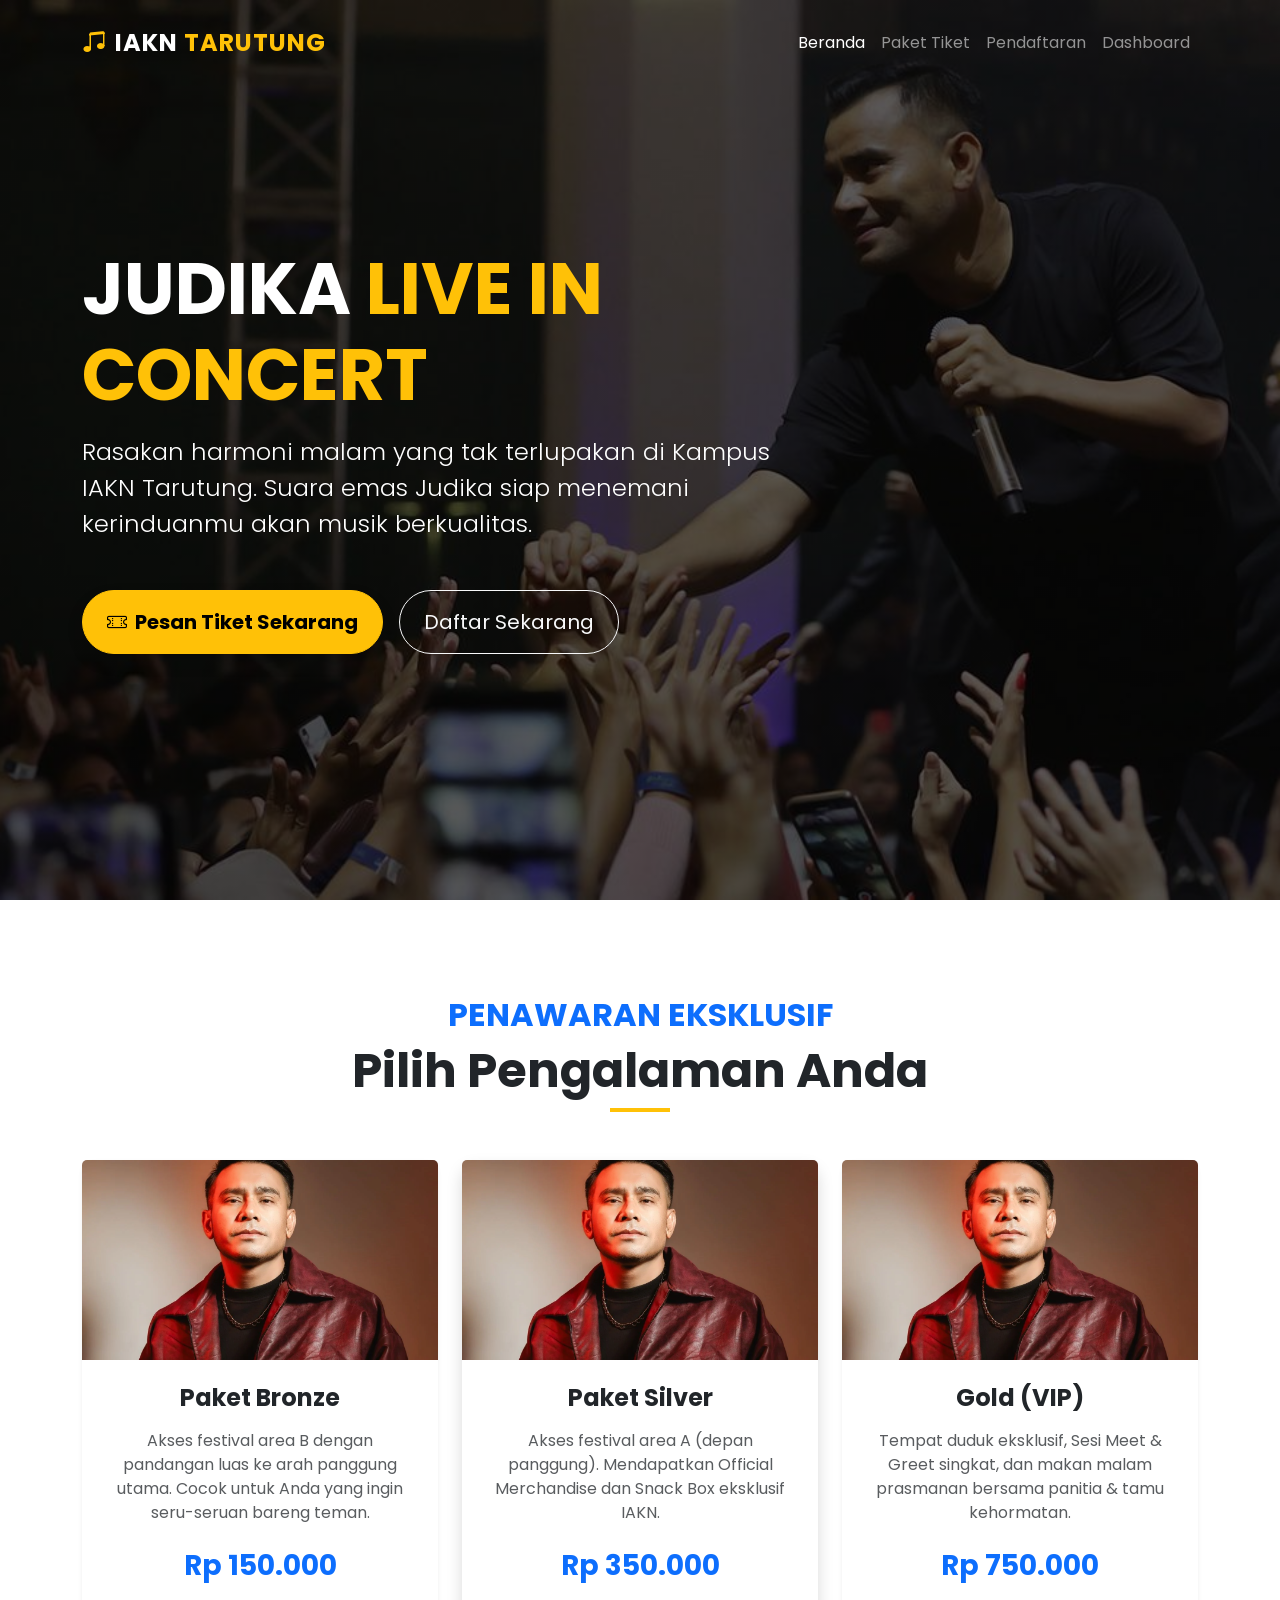
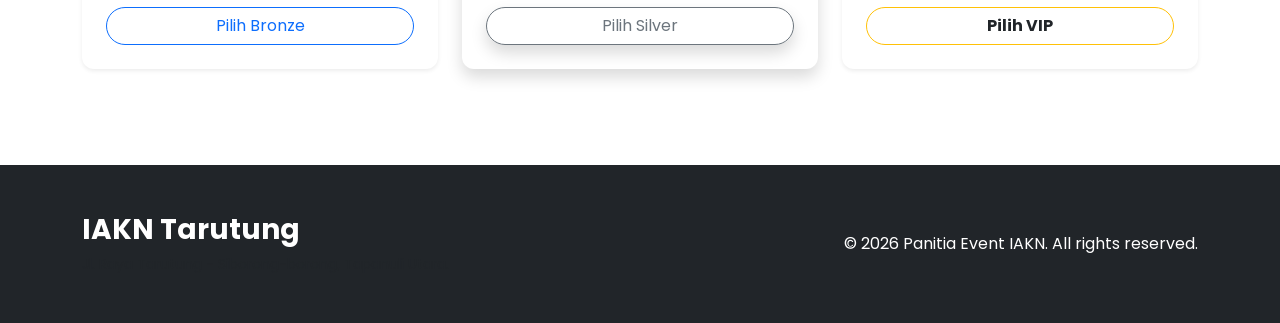
<file: index.html>
<!DOCTYPE html>
<html lang="id">
<head>
    <!-- A. STRUKTUR & SETUP -->
    <meta charset="UTF-8">
    <meta name="viewport" content="width=device-width, initial-scale=1.0">
    <title>Konser Judika di IAKN Tarutung</title>

    <!-- Bootstrap 5 CSS via CDN -->
    <link href="https://cdn.jsdelivr.net/npm/bootstrap@5.3.0/dist/css/bootstrap.min.css" rel="stylesheet">
    
    <!-- Bootstrap Icons -->
    <link rel="stylesheet" href="https://cdn.jsdelivr.net/npm/bootstrap-icons@1.11.0/font/bootstrap-icons.css">
    
    <!-- Google Fonts -->
    <link href="https://fonts.googleapis.com/css2?family=Poppins:wght@300;400;600;700&display=swap" rel="stylesheet">
    
    <!-- Custom CSS (Poin A) -->
    <link rel="stylesheet" href="css/style.css">
</head>
<body>

    <!-- B. NAVBAR (Poin B) -->
    <nav class="navbar navbar-expand-lg navbar-dark fixed-top bg-transparent" id="mainNav">
        <div class="container">
            <a class="navbar-brand fw-bold" href="#">
                <i class="bi bi-music-note-beamed text-warning me-2"></i>IAKN <span class="text-warning">TARUTUNG</span>
            </a>
            
            <button class="navbar-toggler border-0" type="button" data-bs-toggle="collapse" data-bs-target="#navbarNav">
                <span class="navbar-toggler-icon"></span>
            </button>
            
            <div class="collapse navbar-collapse" id="navbarNav">
                <ul class="navbar-nav ms-auto">
                    <li class="nav-item"><a class="nav-link active" href="index.html">Beranda</a></li>
                    <li class="nav-item"><a class="nav-link" href="#tiket">Paket Tiket</a></li>
                    <li class="nav-item"><a class="nav-link" href="form_pendaftaran.html">Pendaftaran</a></li>
                    <li class="nav-item"><a class="nav-link" href="dashboard.html">Dashboard</a></li>
                </ul>
            </div>
        </div>
    </nav>

    <!-- C. HERO SECTION (Poin C) -->
    <!-- Background Gambar diatur melalui style.css pada class .hero-section -->
    <section class="hero-section">
        <div class="container">
            <div class="row">
                <div class="col-lg-8 text-white">
                    <h1 class="display-2 fw-bold mb-3">JUDIKA <span class="text-warning">LIVE IN CONCERT</span></h1>
                    <p class="lead mb-5 fs-4">Rasakan harmoni malam yang tak terlupakan di Kampus IAKN Tarutung. Suara emas Judika siap menemani kerinduanmu akan musik berkualitas.</p>
                    
                    <div class="d-flex flex-wrap gap-3">
                        <a href="#tiket" class="btn btn-warning btn-lg px-4 py-3 fw-bold rounded-pill shadow">
                            <i class="bi bi-ticket-perforated me-2"></i>Pesan Tiket Sekarang
                        </a>
                        <a href="form_pendaftaran.html" class="btn btn-outline-light btn-lg px-4 py-3 rounded-pill">
                            Daftar Sekarang
                        </a>
                    </div>
                </div>
            </div>
        </div>
    </section>

    <!-- D. KONTEN UTAMA - PAKET TIKET (Poin D) -->
    <section id="tiket" class="py-5 bg-white">
        <div class="container py-5">
            <div class="text-center mb-5">
                <h2 class="text-primary fw-bold text-uppercase tracking-widest">Penawaran Eksklusif</h2>
                <h3 class="display-5 fw-bold">Pilih Pengalaman Anda</h3>
                <div class="mx-auto bg-warning" style="height: 4px; width: 60px;"></div>
            </div>
            
            <div class="row g-4 justify-content-center">
                <!-- Card 1: Bronze -->
                <div class="col-sm-12 col-md-6 col-lg-4">
                    <div class="card card-custom h-100 shadow-sm">
                        <!-- Gambar Produk dari folder img/ -->
                        <img src="img/ticket-bronze.jpg" class="card-img-top" alt="Tiket Bronze">
                        <div class="card-body p-4 text-center">
                            <h4 class="card-title fw-bold mb-3">Paket Bronze</h4>
                            <p class="card-text text-muted mb-4">Akses festival area B dengan pandangan luas ke arah panggung utama. Cocok untuk Anda yang ingin seru-seruan bareng teman.</p>
                            <h3 class="fw-bold mb-4 text-primary">Rp 150.000</h3>
                            <a href="form_pendaftaran.html" class="btn btn-outline-primary w-100 rounded-pill">Pilih Bronze</a>
                        </div>
                    </div>
                </div>
                
                <!-- Card 2: Silver -->
                <div class="col-sm-12 col-md-6 col-lg-4">
                    <div class="card card-custom h-100 shadow border-primary">
                        <!-- Gambar Produk dari folder img/ -->
                        <img src="img/ticket-silver.jpg" class="card-img-top" alt="Tiket Silver">
                        <div class="card-body p-4 text-center">
                            <h4 class="card-title fw-bold mb-3">Paket Silver</h4>
                            <p class="card-text text-muted mb-4">Akses festival area A (depan panggung). Mendapatkan Official Merchandise dan Snack Box eksklusif IAKN.</p>
                            <h3 class="fw-bold mb-4 text-primary">Rp 350.000</h3>
                            <a href="form_pendaftaran.html" class="btn btn-outline-secondary w-100 rounded-pill shadow">Pilih Silver</a>
                        </div>
                    </div>
                </div>
                
                <!-- Card 3: Gold VIP -->
                <div class="col-sm-12 col-md-6 col-lg-4">
                    <div class="card card-custom h-100 shadow-sm">
                        <!-- Gambar Produk dari folder img/ -->
                        <img src="img/ticket-gold.jpg" class="card-img-top" alt="Tiket Gold VIP">
                        <div class="card-body p-4 text-center">
                            <h4 class="card-title fw-bold mb-3">Gold (VIP)</h4>
                            <p class="card-text text-muted mb-4">Tempat duduk eksklusif, Sesi Meet & Greet singkat, dan makan malam prasmanan bersama panitia & tamu kehormatan.</p>
                            <h3 class="fw-bold mb-4 text-primary">Rp 750.000</h3>
                            <a href="form_pendaftaran.html" class="btn btn-outline-warning w-100 rounded-pill text-dark fw-bold">Pilih VIP</a>
                        </div>
                    </div>
                </div>
            </div>
        </div>
    </section>

    <!-- Footer -->
    <footer class="bg-dark text-white py-5">
        <div class="container">
            <div class="row align-items-center">
                <div class="col-md-6 text-center text-md-start">
                    <h3 class="fw-bold">IAKN Tarutung</h3>
                    <p class="small text-muted mb-0">Jl. Raya Tarutung - Siborong-borong, Tapanuli Utara.</p>
                </div>
                <div class="col-md-6 text-center text-md-end mt-3 mt-md-0">
                    <p class="mb-0">&copy; 2026 Panitia Event IAKN. All rights reserved.</p>
                </div>
            </div>
        </div>
    </footer>

    <!-- Bootstrap JS Bundle -->
    <script src="https://cdn.jsdelivr.net/npm/bootstrap@5.3.0/dist/js/bootstrap.bundle.min.js"></script>
    
    <script>
        document.addEventListener('DOMContentLoaded', function() {
            const mainNav = document.getElementById('mainNav');
            window.addEventListener('scroll', function() {
                if (window.scrollY > 100) {
                    mainNav.classList.add('scrolled');
                } else {
                    mainNav.classList.remove('scrolled');
                }
            });
        });
    </script>
</body>
</html>
</file>
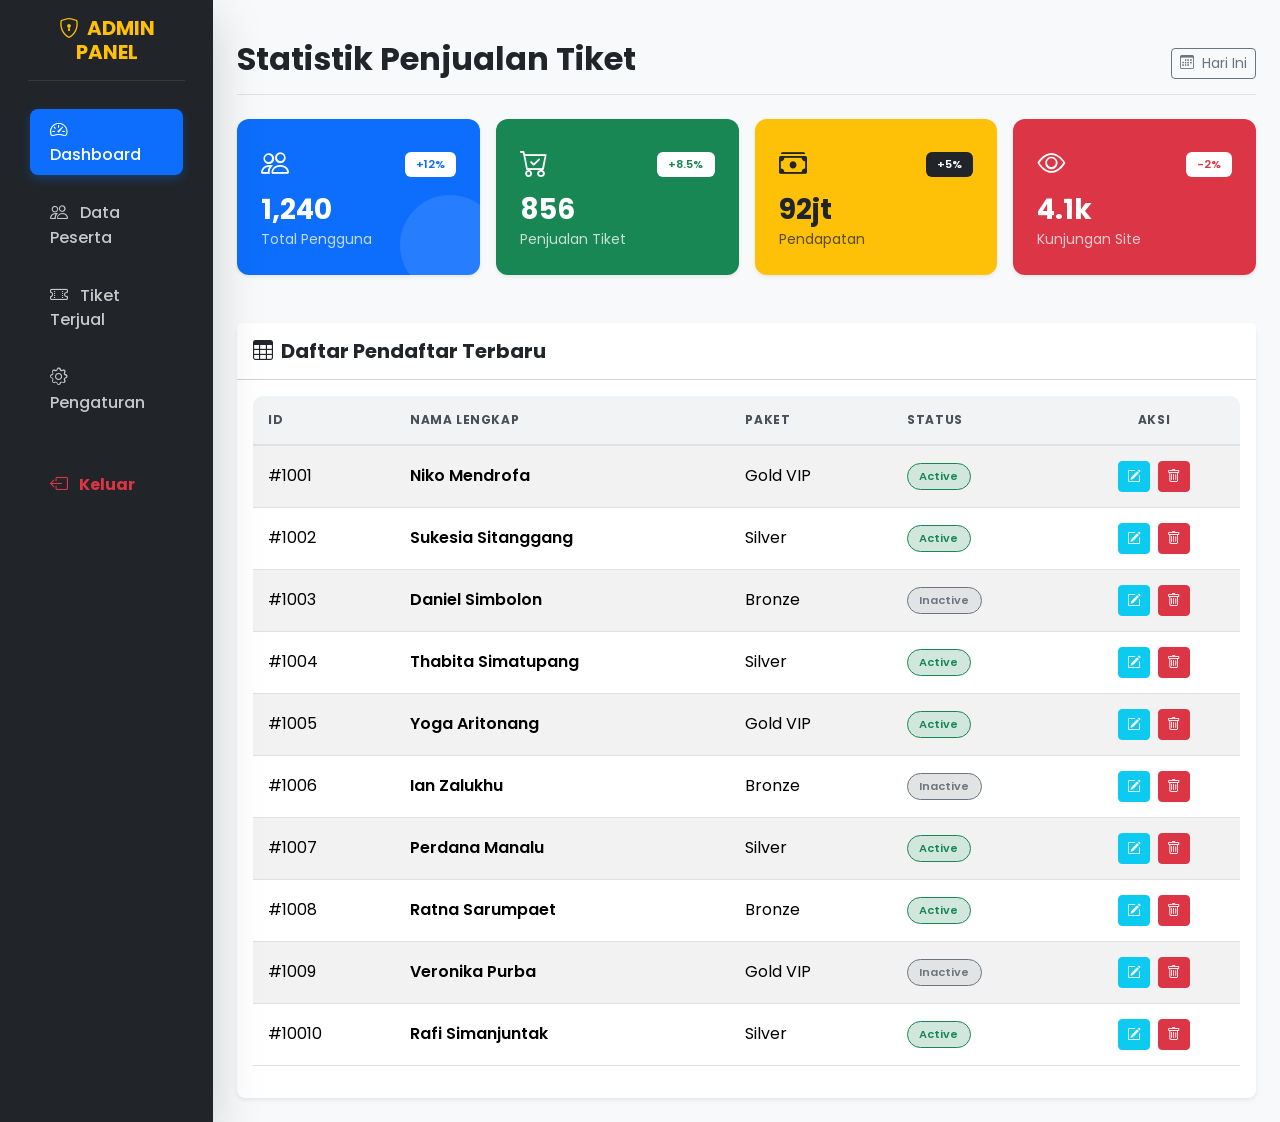
<file: dashboard.html>
<!DOCTYPE html>
<html lang="id">
<head>
    <!-- A. STRUKTUR & SETUP -->
    <meta charset="UTF-8">
    <meta name="viewport" content="width=device-width, initial-scale=1.0">
    <title>Admin Dashboard - Konser Judika IAKN</title>
    
    <!-- Bootstrap 5 CSS & Icons -->
    <link href="https://cdn.jsdelivr.net/npm/bootstrap@5.3.0/dist/css/bootstrap.min.css" rel="stylesheet">
    <link rel="stylesheet" href="https://cdn.jsdelivr.net/npm/bootstrap-icons@1.11.0/font/bootstrap-icons.css">
    
    <!-- Google Fonts -->
    <link href="https://fonts.googleapis.com/css2?family=Poppins:wght@300;400;600&display=swap" rel="stylesheet">
    
    <!-- Custom CSS sesuai struktur folder -->
    <link rel="stylesheet" href="css/style.css">
</head>
<body>

    <div class="container-fluid">
        <div class="row">
            
            <!-- A. LAYOUT SIDEBAR (10 Poin) -->
            <!-- Sidebar di kiri dengan col-md-3, background gelap (.bg-dark) -->
            <nav id="sidebarMenu" class="col-md-3 col-lg-2 d-md-block bg-dark sidebar collapse shadow-lg">
                <div class="position-sticky pt-3 h-100">
                    <!-- Logo/Brand Sidebar -->
                    <div class="px-3 mb-4 text-center">
                        <h5 class="text-warning fw-bold"><i class="bi bi-shield-lock me-2"></i>ADMIN PANEL</h5>
                        <hr class="text-secondary">
                    </div>
                    
                    <!-- Menu Navigasi Vertikal -->
                    <ul class="nav flex-column px-2">
                        <li class="nav-item mb-2">
                            <a class="nav-link active rounded-3 py-2" href="#">
                                <i class="bi bi-speedometer2 me-2"></i> Dashboard
                            </a>
                        </li>
                        <li class="nav-item mb-2">
                            <a class="nav-link rounded-3 py-2 text-white opacity-75" href="#">
                                <i class="bi bi-people me-2"></i> Data Peserta
                            </a>
                        </li>
                        <li class="nav-item mb-2">
                            <a class="nav-link rounded-3 py-2 text-white opacity-75" href="#">
                                <i class="bi bi-ticket-perforated me-2"></i> Tiket Terjual
                            </a>
                        </li>
                        <li class="nav-item mb-2">
                            <a class="nav-link rounded-3 py-2 text-white opacity-75" href="#">
                                <i class="bi bi-gear me-2"></i> Pengaturan
                            </a>
                        </li>
                        <li class="nav-item mt-4">
                            <a class="nav-link rounded-3 py-2 text-danger fw-bold" href="index.html">
                                <i class="bi bi-box-arrow-left me-2"></i> Keluar
                            </a>
                        </li>
                    </ul>
                </div>
            </nav>

            <!-- Bagian Konten Utama (col-md-9)k -->
            <main class="col-md-9 ms-sm-auto col-lg-10 px-md-4 py-4">
                
                <!-- Header Dashboard -->
                <div class="d-flex justify-content-between flex-wrap flex-md-nowrap align-items-center pt-3 pb-2 mb-4 border-bottom">
                    <h1 class="h2 fw-bold text-dark">Statistik Penjualan Tiket</h1>
                    <div class="btn-toolbar mb-2 mb-md-0">
                        <button type="button" class="btn btn-sm btn-outline-secondary">
                            <i class="bi bi-calendar3 me-1"></i> Hari Ini
                        </button>
                    </div>
                </div>

                <!-- B. STATISTIK CARDS (10 Poin) -->
                <!-- Layout col-6 col-md-3 (2 per baris mobile, 4 desktop) -->
                <div class="row g-3 mb-5">
                    <!-- Card 1: Total Pengguna -->
                    <div class="col-6 col-md-3">
                        <div class="card border-0 bg-primary text-white shadow-sm h-100 p-2">
                            <div class="card-body">
                                <div class="d-flex justify-content-between align-items-center mb-2">
                                    <i class="bi bi-people fs-3"></i>
                                    <span class="badge bg-white text-primary">+12%</span>
                                </div>
                                <h3 class="fw-bold mb-0">1,240</h3>
                                <small class="opacity-75">Total Pengguna</small>
                            </div>
                        </div>
                    </div>
                    <!-- Card 2: Penjualan Tiket -->
                    <div class="col-6 col-md-3">
                        <div class="card border-0 bg-success text-white shadow-sm h-100 p-2">
                            <div class="card-body">
                                <div class="d-flex justify-content-between align-items-center mb-2">
                                    <i class="bi bi-cart-check fs-3"></i>
                                    <span class="badge bg-white text-success">+8.5%</span>
                                </div>
                                <h3 class="fw-bold mb-0">856</h3>
                                <small class="opacity-75">Penjualan Tiket</small>
                            </div>
                        </div>
                    </div>
                    <!-- Card 3: Pendapatan -->
                    <div class="col-6 col-md-3">
                        <div class="card border-0 bg-warning text-dark shadow-sm h-100 p-2">
                            <div class="card-body">
                                <div class="d-flex justify-content-between align-items-center mb-2">
                                    <i class="bi bi-cash-stack fs-3"></i>
                                    <span class="badge bg-dark text-white">+5%</span>
                                </div>
                                <h3 class="fw-bold mb-0">92jt</h3>
                                <small class="opacity-75">Pendapatan</small>
                            </div>
                        </div>
                    </div>
                    <!-- Card 4: Kunjungan -->
                    <div class="col-6 col-md-3">
                        <div class="card border-0 bg-danger text-white shadow-sm h-100 p-2">
                            <div class="card-body">
                                <div class="d-flex justify-content-between align-items-center mb-2">
                                    <i class="bi bi-eye fs-3"></i>
                                    <span class="badge bg-white text-danger">-2%</span>
                                </div>
                                <h3 class="fw-bold mb-0">4.1k</h3>
                                <small class="opacity-75">Kunjungan Site</small>
                            </div>
                        </div>
                    </div>
                </div>

                <!-- C. TABEL DATA (10 Poin) -->
                <div class="card border-0 shadow-sm rounded-3">
                    <div class="card-header bg-white py-3">
                        <h5 class="mb-0 fw-bold"><i class="bi bi-table me-2"></i>Daftar Pendaftar Terbaru</h5>
                    </div>
                    <div class="card-body">
                        <!-- Tabel Responsive -->
                        <div class="table-responsive">
                            <table class="table table-striped table-hover align-middle">
                                <thead class="table-light">
                                    <tr>
                                        <th>ID</th>
                                        <th>Nama Lengkap</th>
                                        <th>Paket</th>
                                        <th>Status</th>
                                        <th class="text-center">Aksi</th>
                                    </tr>
                                </thead>
                                <tbody>
                                    <!-- Menampilkan 10 baris data contoh -->
                                    <script>
                                        const names = [
                                            "Niko Mendrofa", "Sukesia Sitanggang", "Daniel Simbolon", "Thabita Simatupang", 
                                            "Yoga Aritonang", "Ian Zalukhu", "Perdana Manalu", "Ratna Sarumpaet", 
                                            "Veronika Purba", "Rafi Simanjuntak"
                                        ];
                                        const pakets = ["Gold VIP", "Silver", "Bronze", "Silver", "Gold VIP", "Bronze", "Silver", "Bronze", "Gold VIP", "Silver"];
                                        const statuses = ["Active", "Active", "Inactive", "Active", "Active", "Inactive", "Active", "Active", "Inactive", "Active"];

                                        for (let i = 0; i < 10; i++) {
                                            document.write(`
                                                <tr>
                                                    <td>#100${i + 1}</td>
                                                    <td class="fw-semibold">${names[i]}</td>
                                                    <td>${pakets[i]}</td>
                                                    <td>
                                                        <!-- Badge Status (Active/Inactive) -->
                                                        <span class="badge rounded-pill ${statuses[i] === 'Active' ? 'bg-success-subtle text-success border border-success' : 'bg-secondary-subtle text-secondary border border-secondary'}">
                                                            ${statuses[i]}
                                                        </span>
                                                    </td>
                                                    <td class="text-center">
                                                        <!-- Tombol Edit dan Hapus -->
                                                        <button class="btn btn-sm btn-info text-white me-1"><i class="bi bi-pencil-square"></i></button>
                                                        <button class="btn btn-sm btn-danger"><i class="bi bi-trash"></i></button>
                                                    </td>
                                                </tr>
                                            `);
                                        }
                                    </script>
                                </tbody>
                            </table>
                        </div>
                    </div>
                </div>

            </main>
        </div>
    </div>

    <!-- Bootstrap JS Bundle -->
    <script src="https://cdn.jsdelivr.net/npm/bootstrap@5.3.0/dist/js/bootstrap.bundle.min.js"></script>
</body>
</html>
</file>
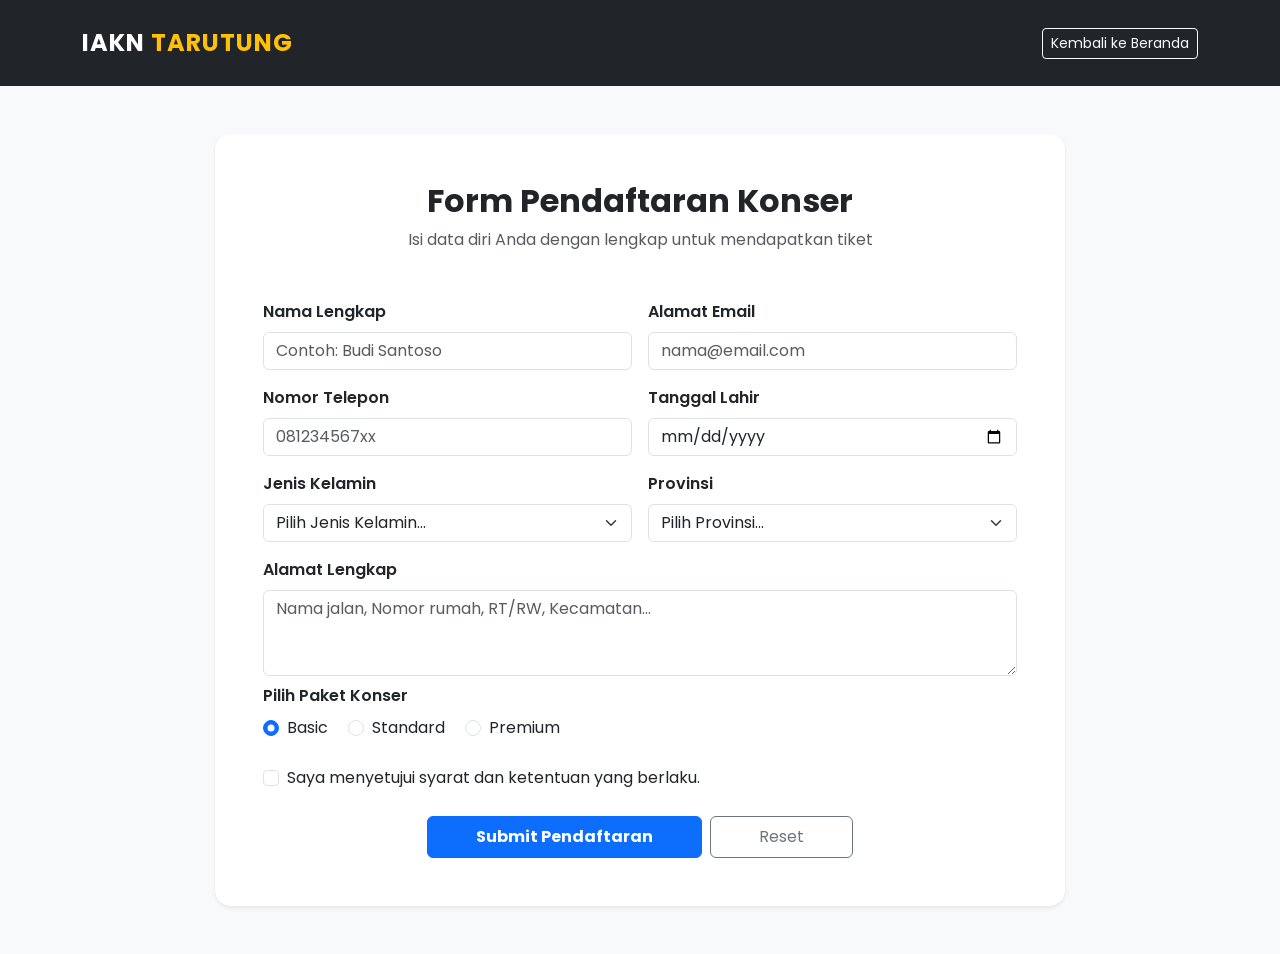
<file: form_pendaftaran.html>
<!DOCTYPE html>
<html lang="id">
<head>
    <!-- A. STRUKTUR & SETUP -->
    <meta charset="UTF-8">
    <meta name="viewport" content="width=device-width, initial-scale=1.0">
    <title>Pendaftaran Konser Judika - IAKN Tarutung</title>
    
    <!-- Bootstrap 5 CSS via CDN -->
    <link href="https://cdn.jsdelivr.net/npm/bootstrap@5.3.0/dist/css/bootstrap.min.css" rel="stylesheet">
    <!-- Google Fonts -->
    <link href="https://fonts.googleapis.com/css2?family=Poppins:wght@300;400;600;700&display=swap" rel="stylesheet">
    <!-- Custom CSS -->
    <link rel="stylesheet" href="css/style.css">
</head>
<body class="bg-light">

    <!-- Navbar Sederhana -->
    <nav class="navbar navbar-expand-lg navbar-dark bg-dark sticky-top">
        <div class="container">
            <a class="navbar-brand fw-bold" href="index.html">IAKN <span class="text-warning">TARUTUNG</span></a>
            <div class="ms-auto">
                <a href="index.html" class="btn btn-outline-light btn-sm">Kembali ke Beranda</a>
            </div>
        </div>
    </nav>

    <div class="container py-5">
        <!-- A. FORM PENDAFTARAN (15 Poin) -->
        <div class="bg-white p-4 p-md-5 rounded-4 shadow-sm mx-auto" style="max-width: 850px;">
            <div class="text-center mb-5">
                <h2 class="fw-bold">Form Pendaftaran Konser</h2>
                <p class="text-muted">Isi data diri Anda dengan lengkap untuk mendapatkan tiket</p>
            </div>
            
            <!-- C. VALIDASI CLIENT-SIDE (5 Poin) -->
            <form id="regForm" class="needs-validation" novalidate>
                <div class="row g-3">
                    <!-- Input: Nama Lengkap -->
                    <div class="col-md-6">
                        <label for="nama" class="form-label fw-semibold">Nama Lengkap</label>
                        <input type="text" class="form-control" id="nama" placeholder="Contoh: Budi Santoso" required>
                        <div class="invalid-feedback">Nama lengkap wajib diisi.</div>
                    </div>

                    <!-- Input: Email (Format Validasi Otomatis) -->
                    <div class="col-md-6">
                        <label for="email" class="form-label fw-semibold">Alamat Email</label>
                        <input type="email" class="form-control" id="email" placeholder="nama@email.com" required>
                        <div class="invalid-feedback">Masukkan format email yang valid.</div>
                    </div>

                    <!-- Input: Nomor Telepon (Hanya Angka via Pattern) -->
                    <div class="col-md-6">
                        <label for="telp" class="form-label fw-semibold">Nomor Telepon</label>
                        <input type="tel" class="form-control" id="telp" pattern="[0-9]+" placeholder="081234567xx" required>
                        <div class="invalid-feedback">Nomor telepon hanya menerima angka.</div>
                    </div>

                    <!-- Input: Tanggal Lahir -->
                    <div class="col-md-6">
                        <label for="tglLahir" class="form-label fw-semibold">Tanggal Lahir</label>
                        <input type="date" class="form-control" id="tglLahir" required>
                        <div class="invalid-feedback">Pilih tanggal lahir Anda.</div>
                    </div>

                    <!-- Select: Jenis Kelamin -->
                    <div class="col-md-6">
                        <label for="jk" class="form-label fw-semibold">Jenis Kelamin</label>
                        <select class="form-select" id="jk" required>
                            <option value="" selected disabled>Pilih Jenis Kelamin...</option>
                            <option value="Laki-laki">Laki-laki</option>
                            <option value="Perempuan">Perempuan</option>
                        </select>
                        <div class="invalid-feedback">Pilih jenis kelamin.</div>
                    </div>

                    <!-- Select: Provinsi (Minimal 5 Pilihan) -->
                    <div class="col-md-6">
                        <label for="provinsi" class="form-label fw-semibold">Provinsi</label>
                        <select class="form-select" id="provinsi" required>
                            <option value="" selected disabled>Pilih Provinsi...</option>
                            <option value="Sumatera Utara">Sumatera Utara</option>
                            <option value="Sumatera Barat">Sumatera Barat</option>
                            <option value="Aceh">Aceh</option>
                            <option value="Riau">Riau</option>
                            <option value="Jambi">Jambi</option>
                        </select>
                        <div class="invalid-feedback">Pilih provinsi asal Anda.</div>
                    </div>

                    <!-- Textarea: Alamat Lengkap -->
                    <div class="col-12">
                        <label for="alamat" class="form-label fw-semibold">Alamat Lengkap</label>
                        <textarea class="form-control" id="alamat" rows="3" placeholder="Nama jalan, Nomor rumah, RT/RW, Kecamatan..." required></textarea>
                        <div class="invalid-feedback">Alamat lengkap wajib diisi.</div>
                    </div>

                    <!-- Radio Button: Pilih Paket -->
                    <div class="col-12 my-2">
                        <label class="form-label d-block fw-semibold">Pilih Paket Konser</label>
                        <div class="form-check form-check-inline">
                            <input class="form-check-input" type="radio" name="paket" id="p1" value="Basic (Bronze)" checked>
                            <label class="form-check-label" for="p1">Basic</label>
                        </div>
                        <div class="form-check form-check-inline">
                            <input class="form-check-input" type="radio" name="paket" id="p2" value="Standard (Silver)">
                            <label class="form-check-label" for="p2">Standard</label>
                        </div>
                        <div class="form-check form-check-inline">
                            <input class="form-check-input" type="radio" name="paket" id="p3" value="Premium (Gold)">
                            <label class="form-check-label" for="p3">Premium</label>
                        </div>
                    </div>

                    <!-- Checkbox: Persetujuan -->
                    <div class="col-12">
                        <div class="form-check">
                            <input class="form-check-input" type="checkbox" value="" id="setuju" required>
                            <label class="form-check-label" for="setuju">
                                Saya menyetujui syarat dan ketentuan yang berlaku.
                            </label>
                            <div class="invalid-feedback">Anda harus mencentang persetujuan sebelum submit.</div>
                        </div>
                    </div>

                    <!-- Tombol Aksi -->
                    <div class="col-12 mt-4 d-flex gap-2 justify-content-center">
                        <button type="submit" class="btn btn-primary px-5 py-2 fw-bold">Submit Pendaftaran</button>
                        <button type="reset" class="btn btn-outline-secondary px-5 py-2">Reset</button>
                    </div>
                </div>
            </form>
        </div>
    </div>

    <!-- B. MODAL KONFIRMASI (10 Poin) -->
    <!-- Menggunakan .modal-dialog-centered dan animasi fade -->
    <div class="modal fade" id="confirmModal" tabindex="-1" aria-labelledby="confirmModalLabel" aria-hidden="true">
        <div class="modal-dialog modal-dialog-centered">
            <div class="modal-content border-0 shadow-lg">
                <div class="modal-header bg-primary text-white">
                    <h5 class="modal-title fw-bold" id="confirmModalLabel">Konfirmasi Pendaftaran</h5>
                    <button type="button" class="btn-close btn-close-white" data-bs-dismiss="modal" aria-label="Close"></button>
                </div>
                <div class="modal-body p-4">
                    <p class="text-muted">Silakan periksa kembali ringkasan data Anda sebelum konfirmasi:</p>
                    <div class="bg-light p-3 rounded-3">
                        <div class="row mb-2">
                            <div class="col-4 fw-bold">Nama:</div>
                            <div class="col-8" id="resNama">-</div>
                        </div>
                        <div class="row mb-2">
                            <div class="col-4 fw-bold">Email:</div>
                            <div class="col-8" id="resEmail">-</div>
                        </div>
                        <div class="row">
                            <div class="col-4 fw-bold">Paket:</div>
                            <div class="col-8"><span class="badge bg-info text-dark" id="resPaket">-</span></div>
                        </div>
                    </div>
                    <div class="alert alert-warning mt-3 small mb-0">
                        <i class="bi bi-exclamation-triangle-fill me-2"></i>Pastikan alamat email Anda aktif untuk pengiriman E-Tiket.
                    </div>
                </div>
                <div class="modal-footer bg-light border-0">
                    <button type="button" class="btn btn-secondary px-4" data-bs-dismiss="modal">Batal</button>
                    <a href="dashboard.html" class="btn btn-primary px-4">Konfirmasi</a>
                </div>
            </div>
        </div>
    </div>

    <!-- Bootstrap JS Bundle -->
    <script src="https://cdn.jsdelivr.net/npm/bootstrap@5.3.0/dist/js/bootstrap.bundle.min.js"></script>

    <script>
        // Logika Validasi dan Modal Dinamis
        (() => {
            'use strict'

            const form = document.getElementById('regForm');
            
            form.addEventListener('submit', event => {
                // Cek Validitas Form (Poin C)
                if (!form.checkValidity()) {
                    event.preventDefault();
                    event.stopPropagation();
                } else {
                    event.preventDefault(); // Mencegah submit default agar modal muncul
                    
                    // Mengambil data untuk ringkasan di Modal (Poin B)
                    document.getElementById('resNama').innerText = document.getElementById('nama').value;
                    document.getElementById('resEmail').innerText = document.getElementById('email').value;
                    
                    // Mendapatkan nilai radio paket yang dipilih
                    const paketTerpilih = document.querySelector('input[name="paket"]:checked').value;
                    document.getElementById('resPaket').innerText = paketTerpilih;

                    // Menampilkan Modal menggunakan Instance Bootstrap
                    const modalKonfirmasi = new bootstrap.Modal(document.getElementById('confirmModal'));
                    modalKonfirmasi.show();
                }

                form.classList.add('was-validated');
            }, false);

            // Reset form juga menghapus state validasi
            form.addEventListener('reset', () => {
                form.classList.remove('was-validated');
            });
        })();
    </script>
</body>
</html>
</file>
<file: css/style.css>
/* A. STRUKTUR & SETUP (Custom CSS)
   Bagian ini mendefinisikan variabel global dan pengaturan dasar halaman.
*/

:root {
    --primary-color: #0d6efd; /* Warna biru utama (Bootstrap primary) */
    --accent-color: #ffc107;  /* Warna kuning untuk aksen/highlight */
    --dark-bg: #0f0e0e;      /* Warna gelap untuk navbar dan sidebar */
    --sidebar-width: 280px;   /* Lebar default sidebar dashboard */
    --light-bg: #f8f9fa;     /* Warna latar belakang area konten */
}

body {
    font-family: 'Poppins', sans-serif;
    scroll-behavior: smooth; /* Memberikan efek scroll halus saat navigasi anchor */
    background-color: var(--light-bg);
}

/* B. NAVBAR CUSTOM (Untuk index.html)
   Mengatur transparansi dan transisi navbar saat di-scroll.
*/
.navbar {
    transition: all 0.4s ease-in-out; /* Transisi halus untuk perubahan padding/warna */
    padding: 20px 0;
}

/* Class 'scrolled' ditambahkan via JavaScript saat user melakukan scroll */
.navbar.scrolled {
    background-color: var(--dark-bg) !important;
    padding: 10px 0;
    box-shadow: 0 4px 15px rgba(33, 10, 10, 0.561);
}

.navbar-brand {
    font-size: 1.5rem;
    letter-spacing: 1px;
}

/* C. HERO SECTION CUSTOM (Untuk index.html)
   Menyediakan tampilan utama dengan gambar latar belakang full screen.
*/
.hero-section {
    /* Overlay gradient hitam agar teks putih tetap terbaca jelas di atas gambar */
    background: linear-gradient(rgba(0,0,0,0.65), rgba(0,0,0,0.65)), 
                url('../img/judika-concert.jpg');
    background-size: cover;
    background-position: center;
    background-attachment: fixed; /* Efek parallax saat di-scroll */
    min-height: 100vh;
    display: flex;
    align-items: center;
    color: white;
}

/* D. KONTEN UTAMA & DASHBOARD (Card Custom)
   Standardisasi desain kartu untuk paket tiket dan statistik.
*/
.card-custom, .card {
    border: none;
    border-radius: 12px;
    transition: all 0.3s ease;
}

/* Efek angkat (hover) saat mouse diarahkan ke kartu */
.card-custom:hover {
    transform: translateY(-10px);
    box-shadow: 0 15px 30px rgba(0,0,0,0.15) !important;
}

/* E. SIDEBAR DASHBOARD CUSTOM (Untuk dashboard.html)
   Mengatur tampilan menu navigasi admin di sisi kiri.
*/
.sidebar {
    min-height: 100vh;
    box-shadow: 4px 0 10px rgba(0, 0, 0, 0.1);
    z-index: 100;
}

/* Styling link navigasi di dalam sidebar */
.sidebar .nav-link {
    font-weight: 500;
    color: rgba(255, 255, 255, 0.7);
    padding: 12px 20px;
    margin: 4px 10px;
    transition: all 0.3s ease;
}

/* Efek hover pada menu sidebar: berubah warna dan sedikit bergeser ke kanan */
.sidebar .nav-link:hover {
    color: var(--accent-color) !important;
    background-color: rgba(255, 255, 255, 0.1);
    transform: translateX(5px);
}

/* Gaya untuk menu yang sedang aktif (selected) */
.sidebar .nav-link.active {
    color: #fff !important;
    background-color: var(--primary-color);
    box-shadow: 0 4px 10px rgba(13, 110, 253, 0.3);
}

.sidebar .nav-link i {
    font-size: 1.1rem;
}

/* F. DASHBOARD UTILS (Tabel & Statistik)
   Kustomisasi elemen data agar lebih profesional.
*/
.table-responsive {
    border-radius: 10px;
}

/* Styling header tabel agar terlihat modern */
.table thead th {
    background-color: #f1f3f5;
    color: #495057;
    border-bottom: 2px solid #dee2e6;
    text-transform: uppercase;
    font-size: 0.75rem;
    letter-spacing: 0.05em;
    padding: 15px;
}

.table tbody td {
    padding: 15px;
    vertical-align: middle;
}

/* Efek visual dekoratif pada kartu statistik dashboard */
.card.bg-primary, .card.bg-success, .card.bg-warning, .card.bg-danger {
    overflow: hidden;
    position: relative;
}

/* Lingkaran abstrak transparan di pojok kanan bawah kartu */
.card.bg-primary::after {
    content: '';
    position: absolute;
    width: 100px;
    height: 100px;
    background: rgba(255, 255, 255, 0.1);
    border-radius: 50%;
    bottom: -20px;
    right: -20px;
}

/* Pengaturan badge status di dalam tabel */
.badge {
    padding: 0.6em 1em;
    font-weight: 600;
    font-size: 0.7rem;
}

/* G. RESPONSIVE ADJUSTMENTS
   Mengatur tampilan agar tetap rapi di perangkat mobile/tablet.
*/
@media (max-width: 767.98px) {
    .sidebar {
        min-height: auto;
        position: relative;
        box-shadow: none;
    }
    
    .sidebar .nav-link {
        margin: 2px 0;
    }
}

@media (max-width: 576px) {
    /* Mengecilkan ukuran font pada layar sangat kecil agar tidak berantakan */
    .hero-section h1 {
        font-size: 2.5rem !important;
    }
    
    .display-2 {
        font-size: 2.8rem;
    }
}
</file>
